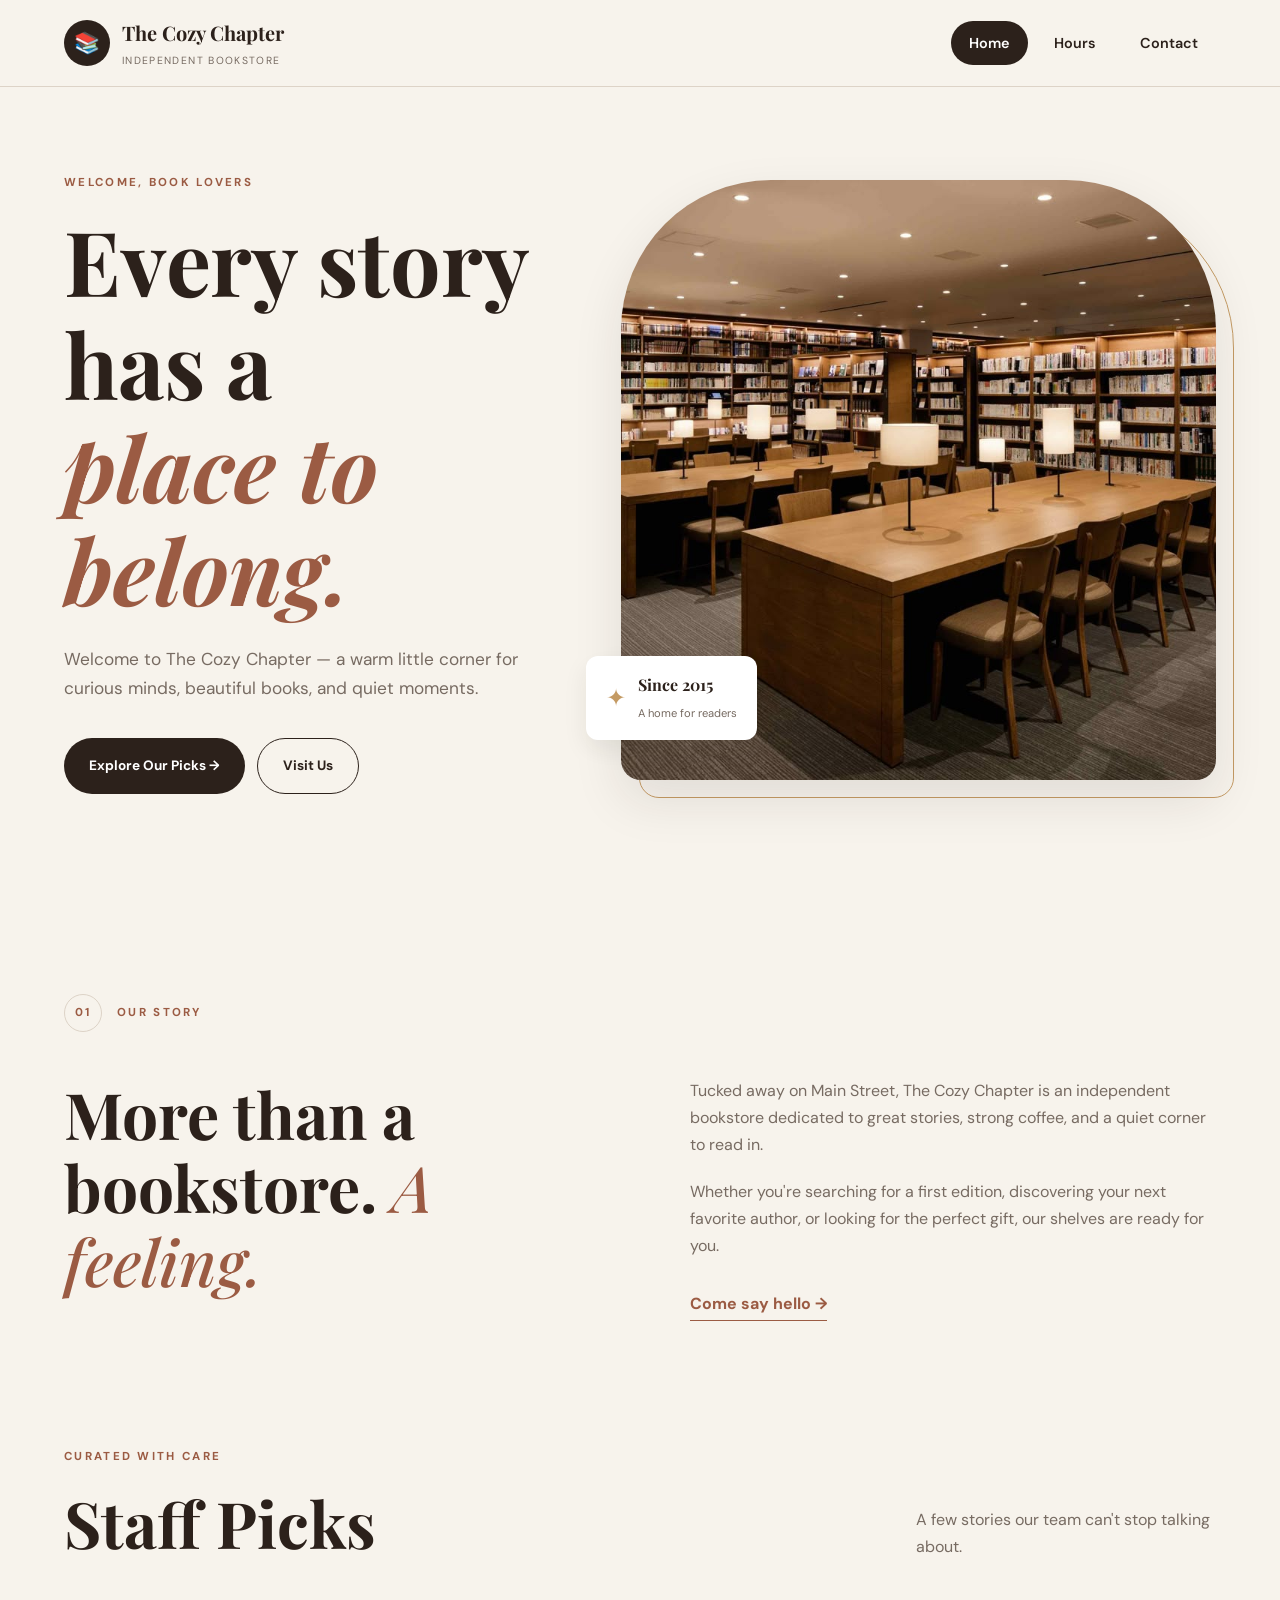
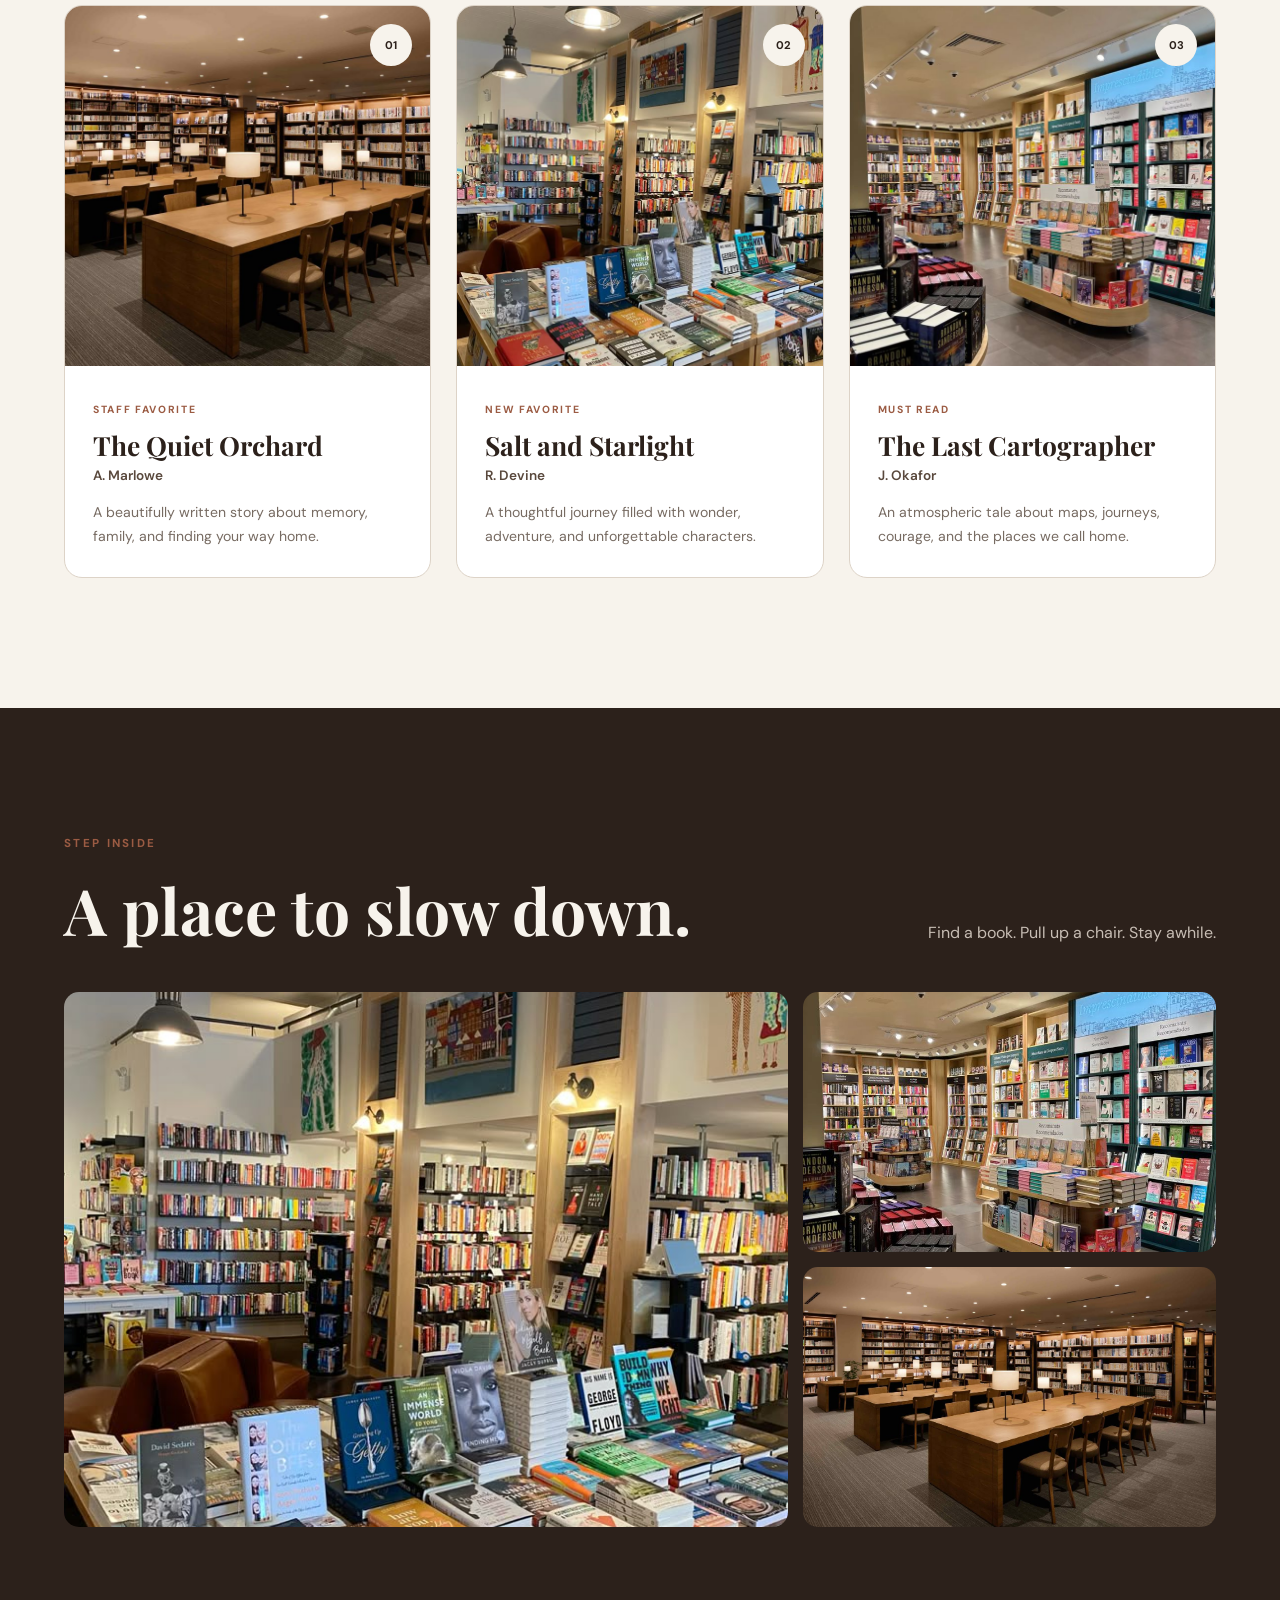
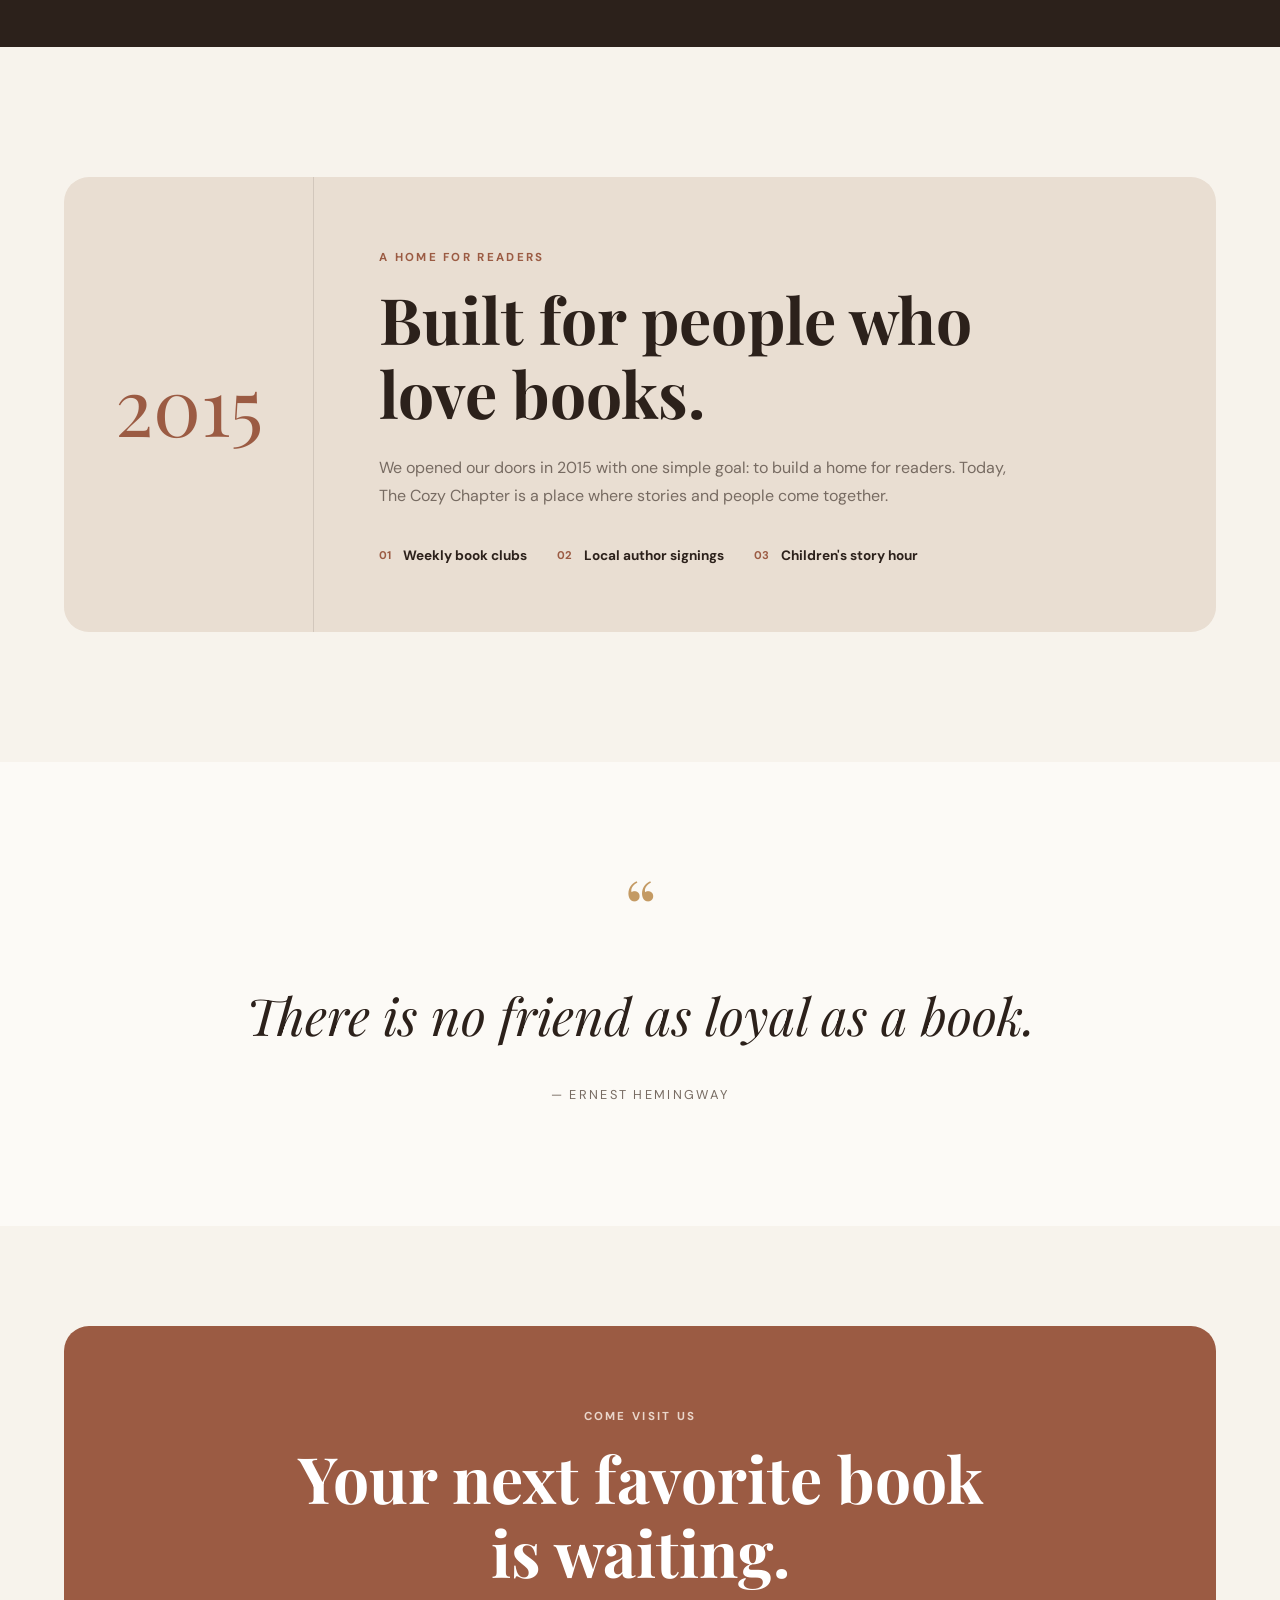
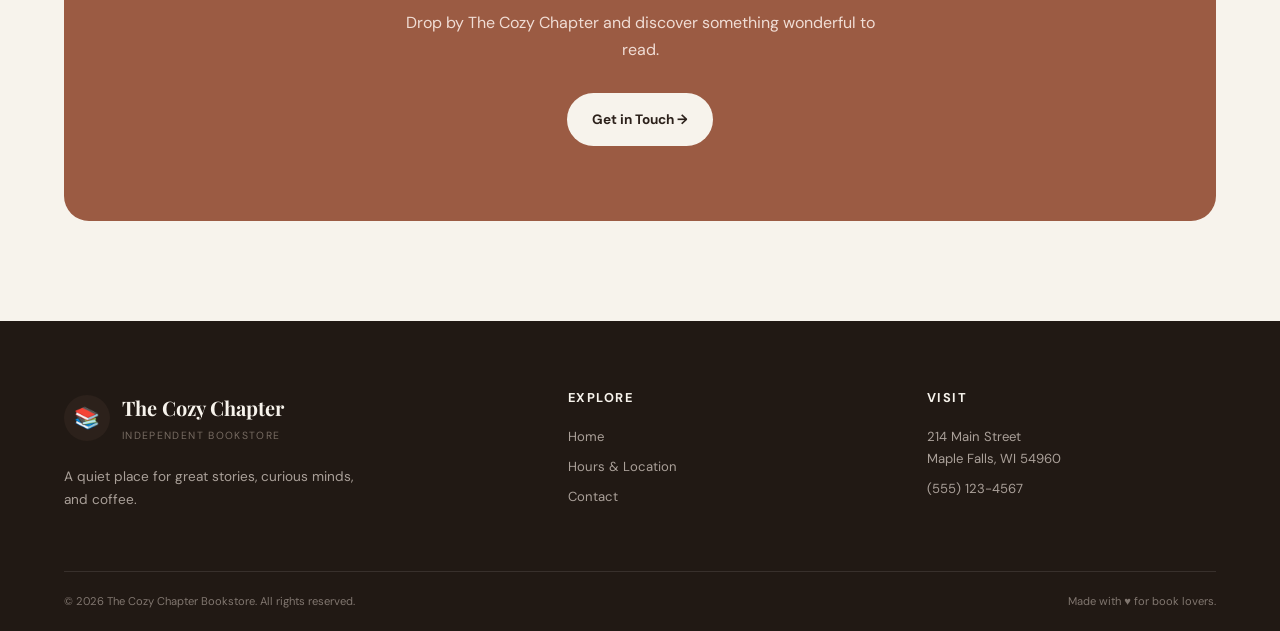
<file: BookWorld Task/index.html>
<!DOCTYPE html>
<html lang="en">

<head>
    <meta charset="UTF-8">
    <meta name="viewport" content="width=device-width, initial-scale=1.0">

    <meta name="author" content="The Cozy Chapter">
    <meta name="description" content="The Cozy Chapter - A warm and welcoming independent bookstore.">

    <title>The Cozy Chapter | Home</title>

    <link rel="stylesheet" href="styles.css">
</head>

<body>
    <header class="site-header">
        <div class="nav-container">
            <a href="index.html" class="logo">
                <span class="logo-icon">📚</span>
                <span>
                    <strong>The Cozy Chapter</strong>
                    <small>Independent Bookstore</small>
                </span>
            </a>
            <nav class="navigation" aria-label="Main Navigation">
                <a href="index.html" class="active">Home</a>
                <a href="hours.html">Hours</a>
                <a href="contact.html">Contact</a>
            </nav>
        </div>
    </header>
    <main>
             <section class="hero">
            <div class="hero-content">
                <span class="eyebrow">WELCOME, BOOK LOVERS</span>
                <h1>
                    Every story has a
                    <span>place to belong.</span>
                </h1>
                <p>
                    Welcome to The Cozy Chapter — a warm little corner
                    for curious minds, beautiful books, and quiet moments.
                </p>
                <div class="hero-buttons">
                    <a href="#featured" class="btn btn-primary">
                        Explore Our Picks →
                    </a>
                    <a href="hours.html" class="btn btn-outline">
                        Visit Us
                    </a>
                </div>
            </div>
            <div class="hero-image">
                <img src="book1.jpg"
                     alt="Warm and elegant bookstore interior">
                <div class="hero-badge">
                    <span>✦</span>
                    <div>
                        <strong>Since 2015</strong>
                        <small>A home for readers</small>
                    </div>
                </div>
            </div>
        </section>
                <section class="intro section-container">
            <div class="section-label">
                <span>01</span>
                <span>OUR STORY</span>
            </div>
            <div class="intro-content">
                <div>
                    <h2>
                        More than a bookstore.
                        <em>A feeling.</em>
                    </h2>
                </div>
                <div>
                    <p>
                        Tucked away on Main Street, The Cozy Chapter is an
                        independent bookstore dedicated to great stories,
                        strong coffee, and a quiet corner to read in.
                    </p>
                    <p>
                        Whether you're searching for a first edition,
                        discovering your next favorite author, or looking
                        for the perfect gift, our shelves are ready for you.
                    </p>
                    <a href="contact.html" class="text-link">
                        Come say hello →
                    </a>
                </div>
            </div>
        </section>
               <section id="featured" class="featured section-container">
            <div class="section-heading">
                <div>
                    <span class="eyebrow">CURATED WITH CARE</span>

                    <h2>Staff Picks</h2>
                </div>
                <p>
                    A few stories our team can't stop talking about.
                </p>
            </div>
            <div class="book-grid">
             <article class="book-card">
                    <div class="book-image">
                        <img src="book1.jpg"
                             alt="Featured book selection in bookstore">
                        <span class="book-number">01</span>
                    </div>
                    <div class="book-info">
                        <span class="book-category">
                            STAFF FAVORITE
                        </span>
                        <h3>The Quiet Orchard</h3>
                        <p class="author">
                            A. Marlowe
                        </p>
                        <p>
                            A beautifully written story about memory,
                            family, and finding your way home.
                        </p>
                    </div>
                </article>
                <article class="book-card">
                    <div class="book-image">
                        <img src="book2.jpg"
                             alt="Beautiful bookstore shelves">
                        <span class="book-number">02</span>
                    </div>
                    <div class="book-info">
                        <span class="book-category">
                            NEW FAVORITE
                        </span>
                      <h3>Salt and Starlight</h3>
                        <p class="author">
                            R. Devine
                        </p>
                        <p>
                            A thoughtful journey filled with wonder,
                            adventure, and unforgettable characters.
                        </p>
                    </div>
                </article>
                <article class="book-card">
                    <div class="book-image">
                        <img src="book3.jpg"
                             alt="Modern bookstore interior">
                        <span class="book-number">03</span>
                    </div>
                    <div class="book-info">
                        <span class="book-category">
                            MUST READ
                        </span>
                        <h3>The Last Cartographer</h3>
                        <p class="author">
                            J. Okafor
                        </p>
                        <p>
                            An atmospheric tale about maps, journeys,
                            courage, and the places we call home.
                        </p>
                    </div>
                </article>
            </div>
        </section>
       <section class="gallery-section">
            <div class="section-container">
                <div class="section-heading gallery-heading">
                    <div>
                        <span class="eyebrow">STEP INSIDE</span>
                        <h2>A place to slow down.</h2>
                   </div>
                    <p>
                        Find a book. Pull up a chair. Stay awhile.
                    </p>
                </div>
                <div class="gallery">
                    <div class="gallery-large">
                        <img src="book2.jpg"
                             alt="Cozy bookstore filled with books">
                    </div>
                    <div class="gallery-small">
                        <img src="book3.jpg"
                             alt="Bookstore shelves and reading area">
                    </div>
                    <div class="gallery-small">
                        <img src="book1.jpg"
                             alt="Warm bookstore reading tables">
                    </div>
                </div>
            </div>
        </section>
       <section class="about section-container">
            <div class="about-card">
                <div class="about-number">
                    2015
                </div>
                <div class="about-content">
                    <span class="eyebrow">A HOME FOR READERS</span>
                    <h2>
                        Built for people
                        who love books.
                    </h2>
                    <p>
                        We opened our doors in 2015 with one simple goal:
                        to build a home for readers. Today, The Cozy Chapter
                        is a place where stories and people come together.
                    </p>
                    <div class="activities">
                        <div class="activity">
                            <span>01</span>
                            <strong>Weekly book clubs</strong>
                        </div>
                        <div class="activity">
                            <span>02</span>
                            <strong>Local author signings</strong>
                        </div>
                        <div class="activity">
                            <span>03</span>
                            <strong>Children's story hour</strong>
                        </div>
                    </div>
                </div>
            </div>
        </section>
        <section class="quote-section">
            <div class="quote-container">
                <span class="quote-mark">“</span>
                <blockquote>
                    There is no friend as loyal as a book.
                </blockquote>
                <p>— Ernest Hemingway</p>
            </div>
        </section>
        <section class="cta section-container">
            <div class="cta-content">
                <span class="eyebrow">COME VISIT US</span>
                <h2>
                    Your next favorite
                    book is waiting.
                </h2>
                <p>
                    Drop by The Cozy Chapter and discover something
                    wonderful to read.
                </p>
                <a href="contact.html" class="btn btn-light">
                    Get in Touch →
                </a>
            </div>
        </section>
    </main>
    <footer class="footer">
        <div class="footer-container">
            <div class="footer-brand">
                <a href="index.html" class="logo footer-logo">
                    <span class="logo-icon">📚</span>
                    <span>
                        <strong>The Cozy Chapter</strong>
                        <small>Independent Bookstore</small>
                    </span>
                </a>
                <p>
                   A quiet place for great stories,
                  curious minds, and coffee.
                </p>
            </div>
            <div class="footer-links">
                <h4>Explore</h4>
                <a href="index.html">Home</a>
                <a href="hours.html">Hours & Location</a>
                <a href="contact.html">Contact</a>
            </div>
            <div class="footer-links">
                <h4>Visit</h4>
                <p>
                    214 Main Street<br>
                    Maple Falls, WI 54960
                </p>
                <a href="tel:+15551234567">
                    (555) 123-4567
                </a>
            </div>
        </div>
        <div class="footer-bottom">
            <p>
                © 2026 The Cozy Chapter Bookstore.
                All rights reserved.
            </p>
            <p>
                Made with ♥ for book lovers.
            </p>
        </div>
    </footer>
</body>
</html>
</file>
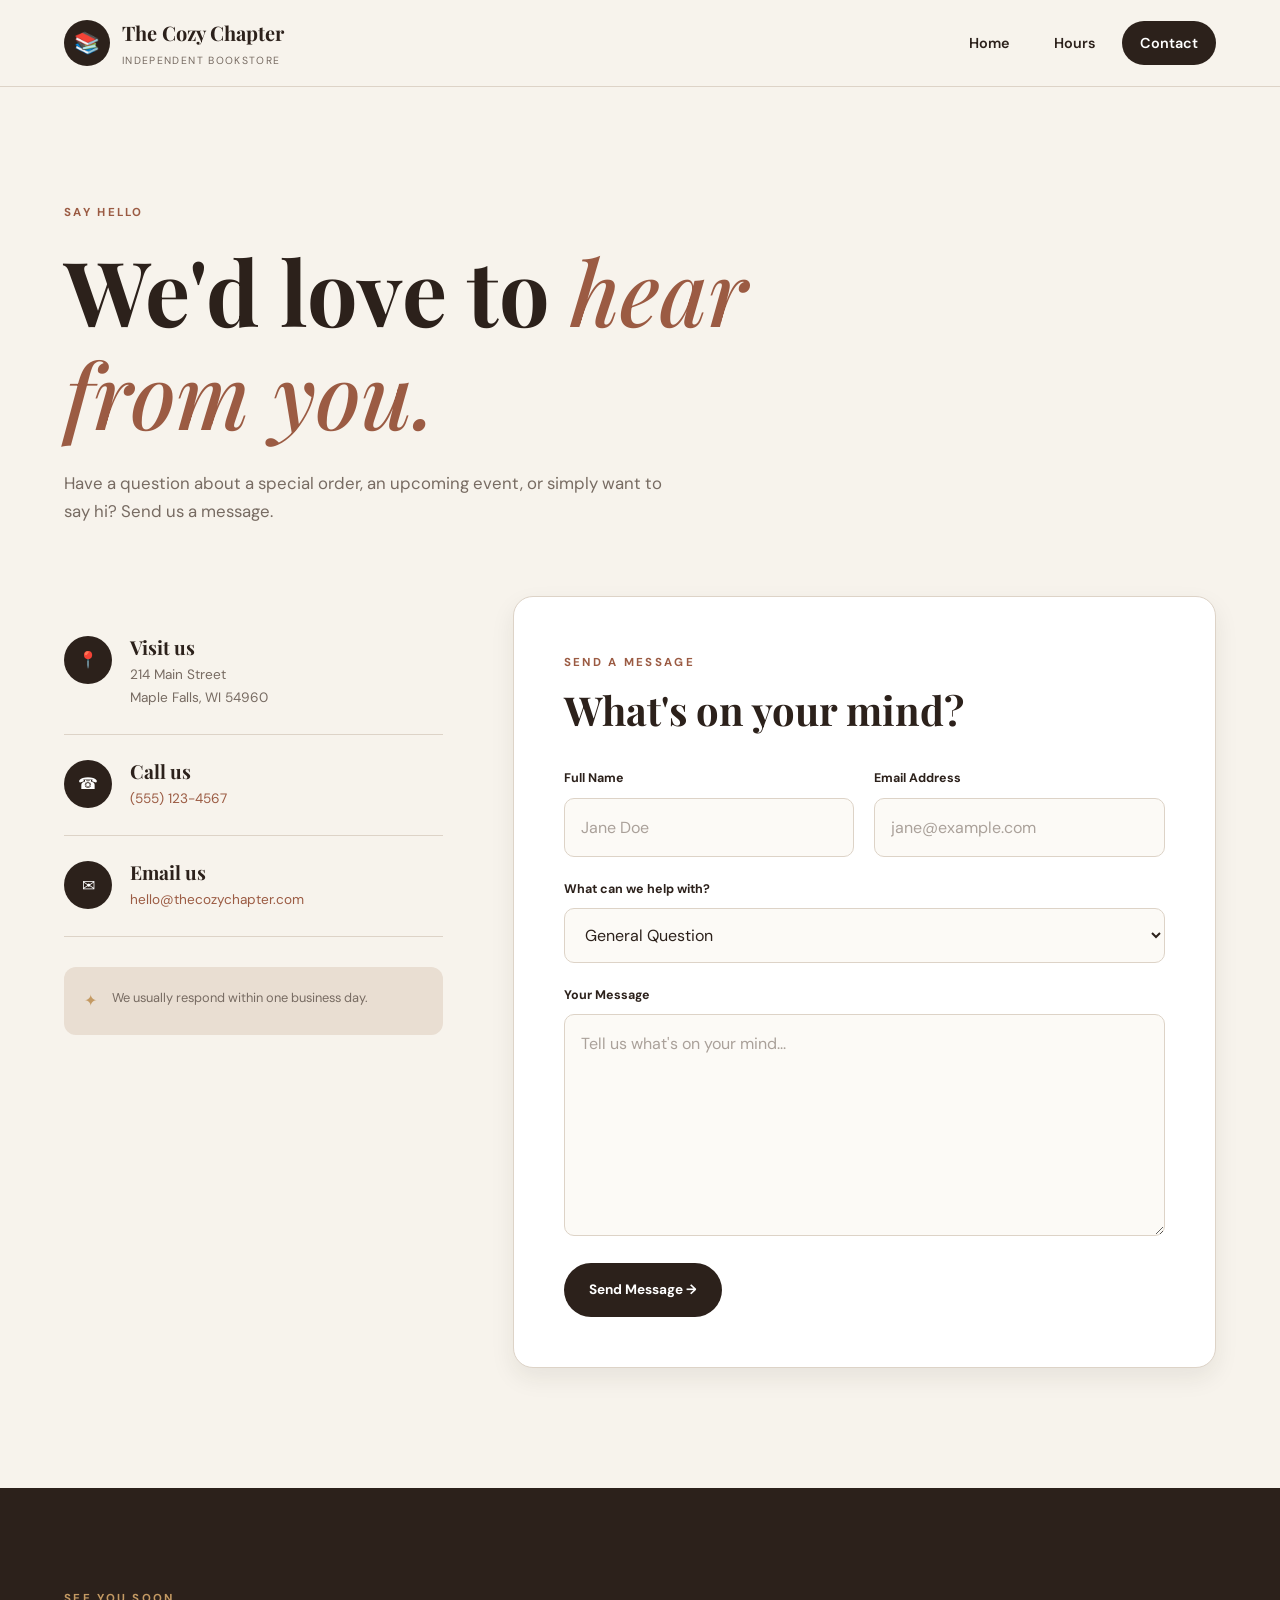
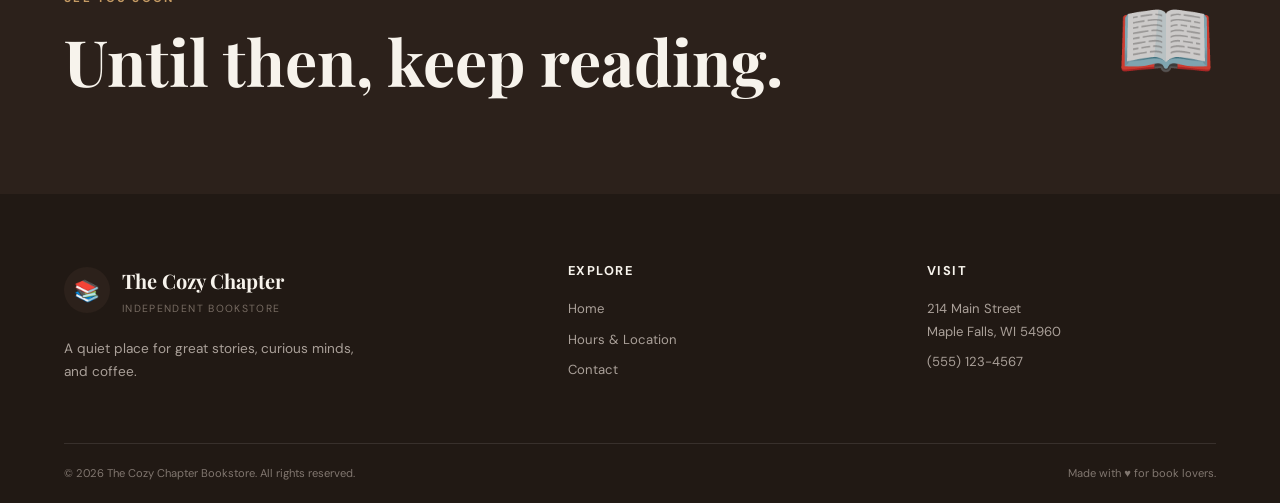
<file: BookWorld Task/contact.html>
<!DOCTYPE html>
<html lang="en">

<head>

    <meta charset="UTF-8">

    <meta name="viewport"
          content="width=device-width, initial-scale=1.0">

    <meta name="author"
          content="The Cozy Chapter">

    <meta name="description"
          content="Contact The Cozy Chapter bookstore.">

    <title>The Cozy Chapter | Contact</title>

    <link rel="stylesheet" href="styles.css">

</head>


<body>


    <!-- ================= HEADER ================= -->

    <header class="site-header">

        <div class="nav-container">

            <a href="index.html" class="logo">

                <span class="logo-icon">
                    📚
                </span>

                <span>

                    <strong>
                        The Cozy Chapter
                    </strong>

                    <small>
                        Independent Bookstore
                    </small>

                </span>

            </a>


            <nav class="navigation">

                <a href="index.html">
                    Home
                </a>

                <a href="hours.html">
                    Hours
                </a>

                <a href="contact.html"
                   class="active">

                    Contact

                </a>

            </nav>

        </div>

    </header>



    <!-- ================= CONTACT ================= -->

    <main>

        <section class="contact-page section-container">


            <div class="contact-heading">

                <span class="eyebrow">
                    SAY HELLO
                </span>

                <h1>
                    We'd love to
                    <em>hear from you.</em>
                </h1>

                <p>
                    Have a question about a special order,
                    an upcoming event, or simply want to say hi?
                    Send us a message.
                </p>

            </div>



            <div class="contact-layout">


                <!-- CONTACT INFORMATION -->

                <aside class="contact-info">


                    <div class="contact-info-item">

                        <span class="contact-icon">
                            📍
                        </span>

                        <div>

                            <h3>
                                Visit us
                            </h3>

                            <p>
                                214 Main Street<br>
                                Maple Falls, WI 54960
                            </p>

                        </div>

                    </div>



                    <div class="contact-info-item">

                        <span class="contact-icon">
                            ☎
                        </span>

                        <div>

                            <h3>
                                Call us
                            </h3>

                            <p>

                                <a href="tel:+15551234567">
                                    (555) 123-4567
                                </a>

                            </p>

                        </div>

                    </div>



                    <div class="contact-info-item">

                        <span class="contact-icon">
                            ✉
                        </span>

                        <div>

                            <h3>
                                Email us
                            </h3>

                            <p>

                                <a href="mailto:hello@thecozychapter.com">
                                    hello@thecozychapter.com
                                </a>

                            </p>

                        </div>

                    </div>



                    <div class="contact-note">

                        <span>
                            ✦
                        </span>

                        <p>
                            We usually respond within
                            one business day.
                        </p>

                    </div>


                </aside>



                <!-- CONTACT FORM -->

                <div class="contact-form-card">


                    <div class="form-header">

                        <span class="eyebrow">
                            SEND A MESSAGE
                        </span>

                        <h2>
                            What's on your mind?
                        </h2>

                    </div>


                    <form action="#"
                          method="post">


                        <div class="form-row">


                            <div class="form-group">

                                <label for="name">
                                    Full Name
                                </label>

                                <input
                                    type="text"
                                    id="name"
                                    name="name"
                                    placeholder="Jane Doe"
                                    required
                                >

                            </div>



                            <div class="form-group">

                                <label for="email">
                                    Email Address
                                </label>

                                <input
                                    type="email"
                                    id="email"
                                    name="email"
                                    placeholder="jane@example.com"
                                    required
                                >

                            </div>


                        </div>



                        <div class="form-group">

                            <label for="subject">
                                What can we help with?
                            </label>

                            <select
                                id="subject"
                                name="subject">

                                <option value="general">
                                    General Question
                                </option>

                                <option value="order">
                                    Special Order
                                </option>

                                <option value="event">
                                    Event Booking
                                </option>

                                <option value="other">
                                    Other
                                </option>

                            </select>

                        </div>



                        <div class="form-group">

                            <label for="message">
                                Your Message
                            </label>

                            <textarea
                                id="message"
                                name="message"
                                rows="7"
                                placeholder="Tell us what's on your mind..."
                                required></textarea>

                        </div>



                        <button
                            type="submit"
                            class="btn btn-primary form-submit">

                            Send Message →

                        </button>


                    </form>

                </div>

            </div>

        </section>



        <!-- ================= CONTACT CTA ================= -->

        <section class="contact-bottom">

            <div class="section-container">

                <div>

                    <span class="eyebrow">
                        SEE YOU SOON
                    </span>

                    <h2>
                        Until then,
                        keep reading.
                    </h2>

                </div>

                <div class="contact-bottom-icon">
                    📖
                </div>

            </div>

        </section>

    </main>



    <!-- ================= FOOTER ================= -->

    <footer class="footer">

        <div class="footer-container">

            <div class="footer-brand">

                <a href="index.html"
                   class="logo footer-logo">

                    <span class="logo-icon">
                        📚
                    </span>

                    <span>

                        <strong>
                            The Cozy Chapter
                        </strong>

                        <small>
                            Independent Bookstore
                        </small>

                    </span>

                </a>

                <p>
                    A quiet place for great stories,
                    curious minds, and coffee.
                </p>

            </div>


            <div class="footer-links">

                <h4>
                    Explore
                </h4>

                <a href="index.html">
                    Home
                </a>

                <a href="hours.html">
                    Hours & Location
                </a>

                <a href="contact.html">
                    Contact
                </a>

            </div>


            <div class="footer-links">

                <h4>
                    Visit
                </h4>

                <p>
                    214 Main Street<br>
                    Maple Falls, WI 54960
                </p>

                <a href="tel:+15551234567">
                    (555) 123-4567
                </a>

            </div>

        </div>


        <div class="footer-bottom">

            <p>
                © 2026 The Cozy Chapter Bookstore.
                All rights reserved.
            </p>

            <p>
                Made with ♥ for book lovers.
            </p>

        </div>

    </footer>


</body>

</html>
</file>
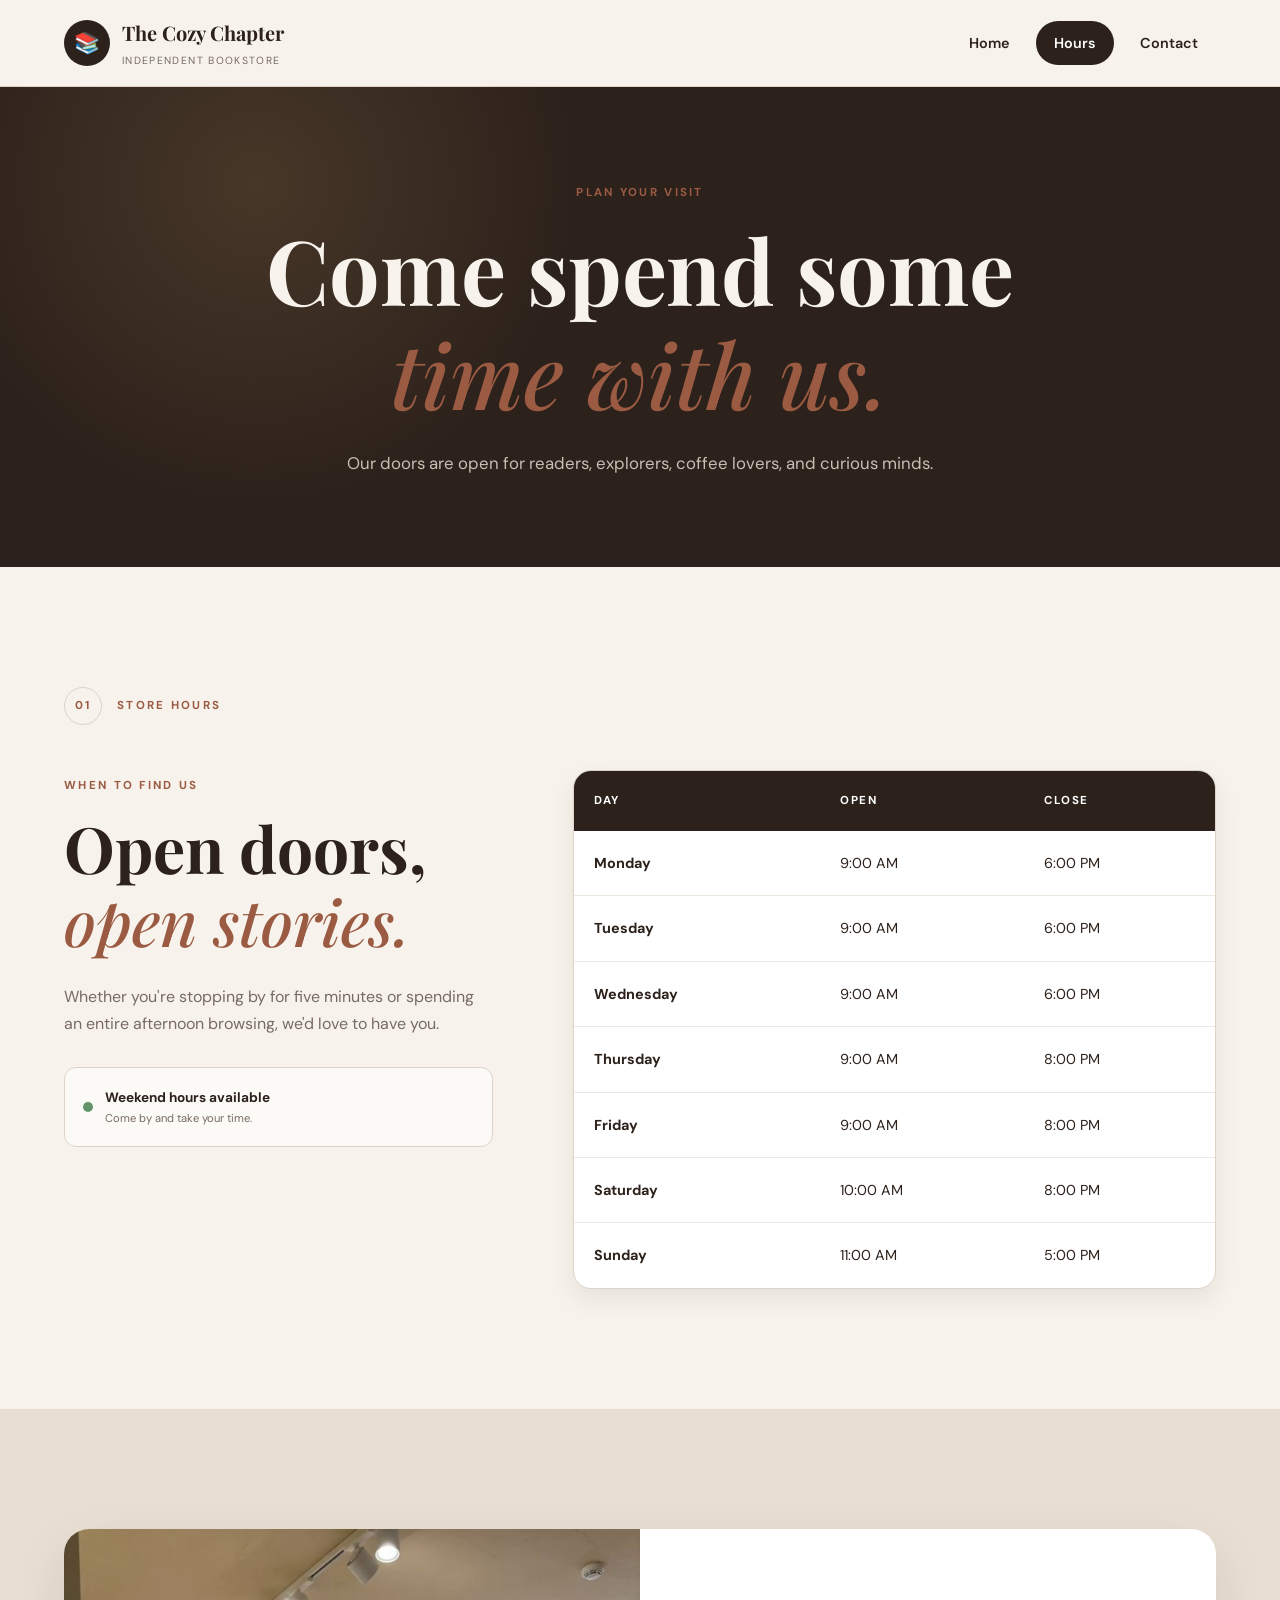
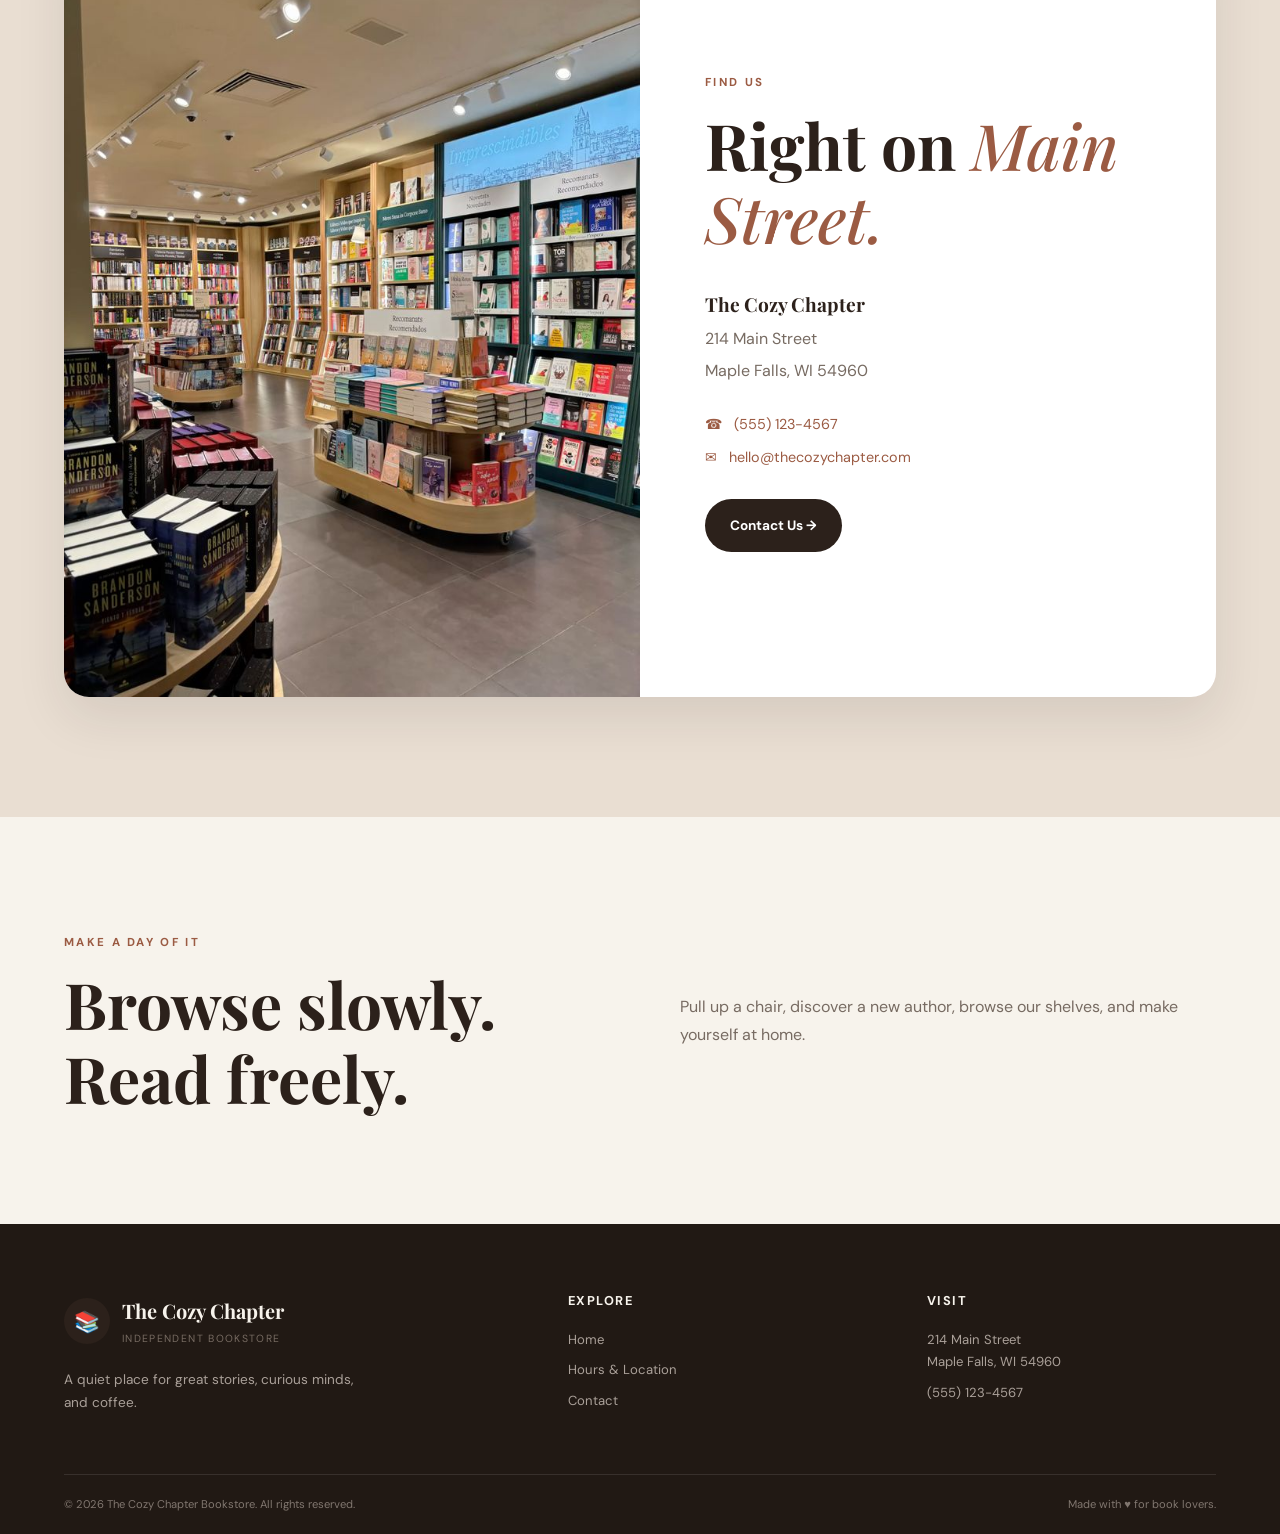
<file: BookWorld Task/hours.html>
<!DOCTYPE html>
<html lang="en">

<head>

    <meta charset="UTF-8">

    <meta name="viewport"
          content="width=device-width, initial-scale=1.0">

    <meta name="author"
          content="The Cozy Chapter">

    <meta name="description"
          content="Opening hours and location for The Cozy Chapter bookstore.">

    <title>The Cozy Chapter | Hours & Location</title>

    <link rel="stylesheet" href="styles.css">

</head>


<body>
    <header class="site-header">
        <div class="nav-container">
            <a href="index.html" class="logo">
                <span class="logo-icon">📚</span>
                <span>
                    <strong>The Cozy Chapter</strong>
                    <small>Independent Bookstore</small>
                </span>
            </a>
            <nav class="navigation">
                <a href="index.html">
                    Home
               </a>
                <a href="hours.html" class="active">
                    Hours
                </a>
                <a href="contact.html">
                    Contact
                </a>
            </nav>
        </div>
    </header>
    <main>
        <section class="page-hero">
                      <div class="page-hero-content">
                <span class="eyebrow">
                    PLAN YOUR VISIT
                </span>
                <h1>
                    Come spend some
                    <em>time with us.</em>
                </h1>
                <p>
                    Our doors are open for readers, explorers,
                    coffee lovers, and curious minds.
                </p>
            </div>
        </section>
              <section class="hours-section section-container">
            <div class="section-label">
                <span>01</span>
                <span>STORE HOURS</span>
            </div>
            <div class="hours-layout">
                <div class="hours-intro">
                    <span class="eyebrow">
                        WHEN TO FIND US
                    </span>
                    <h2>
                        Open doors,
                        <em>open stories.</em>
                    </h2>
                    <p>
                        Whether you're stopping by for five minutes
                        or spending an entire afternoon browsing,
                        we'd love to have you.
                    </p>
                    <div class="open-note">
                        <span class="status-dot"></span>
                        <div>
                            <strong>Weekend hours available</strong>
                            <small>
                                Come by and take your time.
                            </small>
                        </div>
                    </div>
                </div>
                <div class="hours-table-wrapper">
                    <table class="hours-table">
                        <thead>
                            <tr>
                                <th>
                                    Day
                                </th>
                                <th>
                                    Open
                                </th>
                                <th>
                                    Close
                                </th>
                            </tr>
                        </thead>
                       <tbody>
                            <tr>
                                <td>Monday</td>
                                <td>9:00 AM</td>
                                <td>6:00 PM</td>
                            </tr>
                            <tr>
                                <td>Tuesday</td>
                                <td>9:00 AM</td>
                                <td>6:00 PM</td>
                            </tr>
                            <tr>
                                <td>Wednesday</td>
                                <td>9:00 AM</td>
                                <td>6:00 PM</td>
                            </tr>
                            <tr>
                                <td>Thursday</td>
                                <td>9:00 AM</td>
                                <td>8:00 PM</td>
                            </tr>
                            <tr>
                                <td>Friday</td>
                                <td>9:00 AM</td>
                                <td>8:00 PM</td>
                            </tr>
                            <tr>
                                <td>Saturday</td>
                                <td>10:00 AM</td>
                                <td>8:00 PM</td>
                            </tr>
                            <tr>
                                <td>Sunday</td>
                                <td>11:00 AM</td>
                                <td>5:00 PM</td>
                            </tr>
                        </tbody>
                    </table>
                </div>
            </div>
        </section>
        <section class="location-section">
            <div class="section-container">
                <div class="location-card">
                    <div class="location-image">
                        <img src="book3.jpg"
                             alt="Interior of The Cozy Chapter bookstore">
                    </div>
                   <div class="location-info">
                        <span class="eyebrow">
                            FIND US
                        </span>
                        <h2>
                            Right on
                            <em>Main Street.</em>
                        </h2>
                        <address>
                            <strong>
                                The Cozy Chapter
                            </strong>
                            214 Main Street<br>
                            Maple Falls, WI 54960
                        </address>
                       <div class="contact-details">
                            <a href="tel:+15551234567">
                                ☎ &nbsp; (555) 123-4567
                            </a>
                            <a href="mailto:hello@thecozychapter.com">
                                ✉ &nbsp; hello@thecozychapter.com
                            </a>
                        </div>
                       <a href="contact.html"
                           class="btn btn-primary">
                            Contact Us →
                        </a>
                    </div>
                </div>
           </div>
        </section>
        <section class="visit-section section-container">
            <div class="visit-box">
               <div>
                    <span class="eyebrow">
                        MAKE A DAY OF IT
                    </span>
                    <h2>
                        Browse slowly.
                        Read freely.
                    </h2>
                </div>
                <p>
                    Pull up a chair, discover a new author,
                    browse our shelves, and make yourself at home.
                </p>
            </div>
        </section>
    </main>
    <footer class="footer">
        <div class="footer-container">
            <div class="footer-brand">
                <a href="index.html"
                   class="logo footer-logo">
                    <span class="logo-icon">
                        📚
                    </span>
                    <span>
                        <strong>
                            The Cozy Chapter
                        </strong>
                        <small>
                            Independent Bookstore
                        </small>
                    </span>
                </a>
                <p>
                    A quiet place for great stories,
                    curious minds, and coffee.
                </p>
            </div>
            <div class="footer-links">
                <h4>Explore</h4>
                <a href="index.html">
                    Home
                </a>
                <a href="hours.html">
                    Hours & Location
                </a>
                <a href="contact.html">
                    Contact
                </a>
            </div>
            <div class="footer-links">
                <h4>Visit</h4>
                <p>
                    214 Main Street<br>
                    Maple Falls, WI 54960
                </p>
                <a href="tel:+15551234567">
                    (555) 123-4567
               </a>
            </div>
        </div>
        <div class="footer-bottom">
            <p>
                © 2026 The Cozy Chapter Bookstore.
                All rights reserved.
            </p>
            <p>
                Made with ♥ for book lovers.
            </p>
        </div>
    </footer>
</body>
</html>
</file>
<file: BookWorld Task/styles.css>
@import url('https://fonts.googleapis.com/css2?family=DM+Sans:wght@400;500;600;700&family=Playfair+Display:ital,wght@0,500;0,600;0,700;1,500;1,600&display=swap');
:root {

    --cream: #f7f3ec;
    --cream-light: #fcfaf6;
    --brown: #2c211b;
    --brown-light: #59483c;
    --terracotta: #9b5b43;
    --terracotta-dark: #7e4532;
    --gold: #c49a63;
    --white: #ffffff;
    --border: #ddd3c7;
    --muted: #776b62;

    --shadow:
        0 20px 50px rgba(44, 33, 27, 0.10);

    --shadow-small:
        0 10px 25px rgba(44, 33, 27, 0.08);

    --radius: 18px;

}

* {
    margin: 0;
    padding: 0;
    box-sizing: border-box;
}


html {
    scroll-behavior: smooth;
}


body {

    font-family: 'DM Sans', sans-serif;

    background: var(--cream);

    color: var(--brown);

    line-height: 1.7;

    overflow-x: hidden;

}


img {
    display: block;
    width: 100%;
}


a {
    color: inherit;
    text-decoration: none;
}


button,
input,
textarea,
select {
    font: inherit;
}

h1,
h2,
h3,
h4 {

    font-family: 'Playfair Display', Georgia, serif;

    line-height: 1.15;

}


h1 {
    font-size: clamp(3rem, 7vw, 6.8rem);
}


h2 {
    font-size: clamp(2.3rem, 5vw, 4.5rem);
}


h3 {
    font-size: 1.65rem;
}


p {
    color: var(--muted);
}
.section-container {

    width: min(1180px, 90%);

    margin: 0 auto;

}


.eyebrow {

    display: inline-block;

    color: var(--terracotta);

    font-size: 0.72rem;

    font-weight: 700;

    letter-spacing: 0.2em;

    text-transform: uppercase;

    margin-bottom: 15px;

}


.section-label {

    display: flex;

    align-items: center;

    gap: 15px;

    color: var(--terracotta);

    font-size: 0.72rem;

    font-weight: 700;

    letter-spacing: 0.2em;

    text-transform: uppercase;

    margin-bottom: 45px;

}


.section-label span:first-child {

    width: 38px;

    height: 38px;

    display: grid;

    place-items: center;

    border: 1px solid var(--border);

    border-radius: 50%;

}


em {

    color: var(--terracotta);

    font-weight: 500;

}
.site-header {

    position: relative;

    z-index: 100;

    background: rgba(247, 243, 236, 0.96);

    border-bottom: 1px solid var(--border);

    backdrop-filter: blur(12px);

}


.nav-container {

    width: min(1180px, 90%);

    min-height: 86px;

    margin: auto;

    display: flex;

    align-items: center;

    justify-content: space-between;

    gap: 30px;

}


.logo {

    display: flex;

    align-items: center;

    gap: 12px;

}


.logo-icon {

    width: 46px;

    height: 46px;

    display: grid;

    place-items: center;

    background: var(--brown);

    color: var(--white);

    border-radius: 50%;

    font-size: 1.3rem;

}


.logo strong {

    display: block;

    font-family: 'Playfair Display', serif;

    font-size: 1.25rem;

}


.logo small {

    display: block;

    margin-top: 2px;

    color: var(--muted);

    font-size: 0.65rem;

    letter-spacing: 0.13em;

    text-transform: uppercase;

}


.navigation {

    display: flex;

    align-items: center;

    gap: 8px;

}


.navigation a {

    position: relative;

    padding: 10px 18px;

    border-radius: 30px;

    font-size: 0.9rem;

    font-weight: 600;

    transition: 0.3s ease;

}


.navigation a:hover {

    background: #ebe3d9;

}


.navigation a.active {

    background: var(--brown);

    color: var(--white);

}
.btn {

    display: inline-flex;

    align-items: center;

    justify-content: center;

    gap: 10px;

    padding: 15px 25px;

    border-radius: 50px;

    font-size: 0.85rem;

    font-weight: 700;

    transition: all 0.3s ease;

    cursor: pointer;

    border: none;

}


.btn-primary {

    background: var(--brown);

    color: var(--white);

}


.btn-primary:hover {

    background: var(--terracotta);

    transform: translateY(-3px);

    box-shadow: var(--shadow-small);

}


.btn-outline {

    border: 1px solid var(--brown);

    color: var(--brown);

}


.btn-outline:hover {

    background: var(--brown);

    color: var(--white);

}


.btn-light {

    background: var(--cream);

    color: var(--brown);

}


.btn-light:hover {

    transform: translateY(-3px);

    background: var(--white);

}
.hero {

    width: min(1180px, 90%);

    min-height: 720px;

    margin: 0 auto;

    padding: 80px 0;

    display: grid;

    grid-template-columns: 0.9fr 1.1fr;

    align-items: center;

    gap: 70px;

}


.hero-content {

    animation: fadeUp 0.8s ease both;

}


.hero-content h1 {

    margin-bottom: 25px;

}


.hero-content h1 span {

    display: block;

    color: var(--terracotta);

    font-style: italic;

}


.hero-content > p {

    max-width: 500px;

    margin-bottom: 35px;

    font-size: 1.08rem;

}


.hero-buttons {

    display: flex;

    flex-wrap: wrap;

    gap: 12px;

}


.hero-image {

    position: relative;

    animation: fadeIn 1s ease both;

}


.hero-image img {

    height: 600px;

    object-fit: cover;

    border-radius: 150px 150px 20px 20px;

    box-shadow: var(--shadow);

}


.hero-image::after {

    content: '';

    position: absolute;

    inset: 18px -18px -18px 18px;

    border: 1px solid var(--gold);

    border-radius: 150px 150px 20px 20px;

    z-index: -1;

}


.hero-badge {

    position: absolute;

    left: -35px;

    bottom: 40px;

    display: flex;

    align-items: center;

    gap: 12px;

    padding: 15px 20px;

    background: var(--white);

    border-radius: 12px;

    box-shadow: var(--shadow-small);

}


.hero-badge > span {

    color: var(--gold);

    font-size: 1.5rem;

}


.hero-badge strong {

    display: block;

    font-family: 'Playfair Display', serif;

}


.hero-badge small {

    color: var(--muted);

    font-size: 0.7rem;

}
.intro {

    padding: 120px 0;

}


.intro-content {

    display: grid;

    grid-template-columns: 1fr 1fr;

    gap: 100px;

}


.intro-content h2 {

    max-width: 520px;

}


.intro-content p {

    margin-bottom: 20px;

    max-width: 530px;

}


.text-link {

    display: inline-block;

    margin-top: 10px;

    color: var(--terracotta);

    font-weight: 700;

    border-bottom: 1px solid var(--terracotta);

    padding-bottom: 3px;

}
.featured {

    padding-bottom: 130px;

}


.section-heading {

    display: flex;

    justify-content: space-between;

    align-items: end;

    gap: 40px;

    margin-bottom: 45px;

}


.section-heading h2 {

    margin-top: 5px;

}


.section-heading > p {

    max-width: 300px;

}


.book-grid {

    display: grid;

    grid-template-columns: repeat(3, 1fr);

    gap: 25px;

}


.book-card {

    background: var(--white);

    border: 1px solid var(--border);

    border-radius: var(--radius);

    overflow: hidden;

    transition: 0.35s ease;

}


.book-card:hover {

    transform: translateY(-10px);

    box-shadow: var(--shadow);

}


.book-image {

    height: 360px;

    position: relative;

    overflow: hidden;

}


.book-image img {

    height: 100%;

    object-fit: cover;

    transition: transform 0.5s ease;

}


.book-card:hover .book-image img {

    transform: scale(1.05);

}


.book-number {

    position: absolute;

    top: 18px;

    right: 18px;

    width: 42px;

    height: 42px;

    display: grid;

    place-items: center;

    background: var(--cream);

    border-radius: 50%;

    font-size: 0.7rem;

    font-weight: 700;

}


.book-info {

    padding: 28px;

}


.book-category {

    color: var(--terracotta);

    font-size: 0.65rem;

    font-weight: 700;

    letter-spacing: 0.16em;

}


.book-info h3 {

    margin: 9px 0 3px;

}


.author {

    color: var(--brown-light);

    font-size: 0.85rem;

    font-weight: 600;

    margin-bottom: 14px;

}


.book-info > p:last-child {

    font-size: 0.88rem;

}
.gallery-section {

    padding: 120px 0;

    background: var(--brown);

    color: var(--cream);

}


.gallery-section p {

    color: #c7bdb4;

}


.gallery-heading h2 {

    color: var(--cream);

}


.gallery {

    display: grid;

    grid-template-columns: 1.4fr 0.8fr;

    grid-template-rows: 260px 260px;

    gap: 15px;

}


.gallery-large {

    grid-row: 1 / 3;

}


.gallery div {

    overflow: hidden;

    border-radius: 15px;

}


.gallery img {

    width: 100%;

    height: 100%;

    object-fit: cover;

    transition: transform 0.6s ease;

}


.gallery div:hover img {

    transform: scale(1.05);

}
.about {

    padding: 130px 0;

}


.about-card {

    display: grid;

    grid-template-columns: 250px 1fr;

    overflow: hidden;

    background: #e9ded2;

    border-radius: 25px;

}


.about-number {

    display: flex;

    align-items: center;

    justify-content: center;

    font-family: 'Playfair Display', serif;

    font-size: 5rem;

    color: var(--terracotta);

    border-right: 1px solid rgba(44, 33, 27, 0.12);

}


.about-content {

    padding: 65px;

}


.about-content h2 {

    max-width: 600px;

    margin-bottom: 25px;

}


.about-content > p {

    max-width: 650px;

    margin-bottom: 35px;

}


.activities {

    display: flex;

    flex-wrap: wrap;

    gap: 30px;

}


.activity {

    display: flex;

    align-items: center;

    gap: 12px;

}


.activity span {

    color: var(--terracotta);

    font-size: 0.7rem;

    font-weight: 700;

}


.activity strong {

    font-size: 0.85rem;

}
.quote-section {

    padding: 120px 20px;

    background: var(--cream-light);

    text-align: center;

}


.quote-container {

    max-width: 850px;

    margin: auto;

}


.quote-mark {

    color: var(--gold);

    font-family: 'Playfair Display', serif;

    font-size: 5rem;

    line-height: 0.6;

}


blockquote {

    font-family: 'Playfair Display', serif;

    font-size: clamp(2rem, 4vw, 3.5rem);

    font-style: italic;

    margin: 25px 0;

}


.quote-container p {

    font-size: 0.8rem;

    text-transform: uppercase;

    letter-spacing: 0.18em;

}
.cta {

    padding: 100px 0;

}


.cta-content {

    padding: 75px;

    background: var(--terracotta);

    color: var(--white);

    border-radius: 25px;

    text-align: center;

}


.cta-content .eyebrow {

    color: #ead6cb;

}


.cta-content h2 {

    max-width: 700px;

    margin: auto auto 20px;

}


.cta-content p {

    color: #f0ddd5;

    max-width: 500px;

    margin: 0 auto 30px;

}
.page-hero {

    min-height: 480px;

    display: grid;

    place-items: center;

    text-align: center;

    padding: 80px 20px;

    background:
        radial-gradient(
            circle at 20% 20%,
            rgba(196, 154, 99, 0.18),
            transparent 30%
        ),
        var(--brown);

    color: var(--cream);

}


.page-hero-content {

    max-width: 850px;

}


.page-hero h1 {

    margin-bottom: 25px;

}


.page-hero p {

    max-width: 600px;

    margin: auto;

    color: #c9beb5;

    font-size: 1.05rem;

}
.hours-section {

    padding: 120px 0;

}


.hours-layout {

    display: grid;

    grid-template-columns: 0.8fr 1.2fr;

    gap: 80px;

    align-items: start;

}


.hours-intro h2 {

    margin-bottom: 25px;

}


.hours-intro > p {

    max-width: 430px;

}


.open-note {

    display: flex;

    align-items: center;

    gap: 12px;

    margin-top: 30px;

    padding: 18px;

    background: var(--cream-light);

    border: 1px solid var(--border);

    border-radius: 12px;

}


.status-dot {

    width: 10px;

    height: 10px;

    background: #65936b;

    border-radius: 50%;

}


.open-note strong {

    display: block;

    font-size: 0.85rem;

}


.open-note small {

    display: block;

    color: var(--muted);

    font-size: 0.7rem;

}


.hours-table-wrapper {

    background: var(--white);

    border: 1px solid var(--border);

    border-radius: 18px;

    overflow: hidden;

    box-shadow: var(--shadow-small);

}


.hours-table {

    width: 100%;

    border-collapse: collapse;

}


.hours-table th {

    padding: 20px;

    background: var(--brown);

    color: var(--white);

    text-align: left;

    font-size: 0.72rem;

    text-transform: uppercase;

    letter-spacing: 0.15em;

}


.hours-table td {

    padding: 20px;

    border-bottom: 1px solid #eee8e1;

    font-size: 0.9rem;

}


.hours-table tr:last-child td {

    border-bottom: none;

}


.hours-table tbody tr:hover {

    background: var(--cream-light);

}


.hours-table td:first-child {

    font-weight: 700;

}
.location-section {

    padding: 120px 0;

    background: #e9ded2;

}


.location-card {

    display: grid;

    grid-template-columns: 1fr 1fr;

    background: var(--white);

    border-radius: 25px;

    overflow: hidden;

    box-shadow: var(--shadow);

}


.location-image {

    min-height: 550px;

}


.location-image img {

    height: 100%;

    object-fit: cover;

}


.location-info {

    padding: 65px;

    display: flex;

    flex-direction: column;

    justify-content: center;

}


.location-info h2 {

    margin-bottom: 30px;

}


.location-info address {

    font-style: normal;

    color: var(--muted);

    line-height: 2;

    margin-bottom: 25px;

}


.location-info address strong {

    display: block;

    color: var(--brown);

    font-family: 'Playfair Display', serif;

    font-size: 1.2rem;

}


.contact-details {

    display: flex;

    flex-direction: column;

    gap: 8px;

    margin-bottom: 30px;

}


.contact-details a {

    color: var(--terracotta);

    font-size: 0.9rem;

}


.location-info .btn {

    align-self: flex-start;

}
.visit-section {

    padding: 110px 0;

}


.visit-box {

    display: grid;

    grid-template-columns: 1fr 1fr;

    gap: 80px;

    align-items: center;

}


.visit-box p {

    max-width: 500px;

}
.contact-page {

    padding: 110px 0 120px;

}


.contact-heading {

    max-width: 750px;

    margin-bottom: 70px;

}


.contact-heading h1 {

    margin-bottom: 25px;

}


.contact-heading p {

    max-width: 600px;

    font-size: 1.05rem;

}


.contact-layout {

    display: grid;

    grid-template-columns: 0.7fr 1.3fr;

    gap: 70px;

    align-items: start;

}


.contact-info {

    padding-top: 15px;

}


.contact-info-item {

    display: flex;

    gap: 18px;

    padding: 25px 0;

    border-bottom: 1px solid var(--border);

}


.contact-icon {

    width: 48px;

    height: 48px;

    flex-shrink: 0;

    display: grid;

    place-items: center;

    background: var(--brown);

    color: var(--white);

    border-radius: 50%;

}


.contact-info-item h3 {

    font-size: 1.2rem;

    margin-bottom: 5px;

}


.contact-info-item p {

    font-size: 0.85rem;

}


.contact-info-item a {

    color: var(--terracotta);

}


.contact-note {

    display: flex;

    gap: 15px;

    margin-top: 30px;

    padding: 20px;

    background: #e9ded2;

    border-radius: 12px;

}


.contact-note span {

    color: var(--gold);

}


.contact-note p {

    font-size: 0.8rem;

}


.contact-form-card {

    padding: 50px;

    background: var(--white);

    border: 1px solid var(--border);

    border-radius: 20px;

    box-shadow: var(--shadow-small);

}


.form-header {

    margin-bottom: 35px;

}


.form-header h2 {

    font-size: 2.5rem;

}


form {

    display: flex;

    flex-direction: column;

    gap: 22px;

}


.form-row {

    display: grid;

    grid-template-columns: 1fr 1fr;

    gap: 20px;

}


.form-group {

    display: flex;

    flex-direction: column;

    gap: 8px;

}


.form-group label {

    font-size: 0.78rem;

    font-weight: 700;

}


.form-group input,
.form-group textarea,
.form-group select {

    width: 100%;

    padding: 15px 16px;

    border: 1px solid var(--border);

    border-radius: 10px;

    background: var(--cream-light);

    color: var(--brown);

    outline: none;

    transition: 0.25s ease;

}


.form-group textarea {

    resize: vertical;

}


.form-group input:focus,
.form-group textarea:focus,
.form-group select:focus {

    border-color: var(--terracotta);

    background: var(--white);

    box-shadow:
        0 0 0 3px rgba(155, 91, 67, 0.1);

}


.form-group input::placeholder,
.form-group textarea::placeholder {

    color: #aaa19a;

}


.form-submit {

    align-self: flex-start;

    margin-top: 5px;

}
.contact-bottom {

    background: var(--brown);

    color: var(--cream);

    padding: 85px 0;

}


.contact-bottom .section-container {

    display: flex;

    justify-content: space-between;

    align-items: center;

}


.contact-bottom h2 {

    font-size: clamp(2.5rem, 5vw, 4rem);

}


.contact-bottom .eyebrow {

    color: var(--gold);

}


.contact-bottom-icon {

    font-size: 5rem;

    opacity: 0.8;

}
.footer {

    background: #211914;

    color: var(--cream);

    padding-top: 70px;

}


.footer-container {

    width: min(1180px, 90%);

    margin: auto;

    display: grid;

    grid-template-columns: 1.5fr 1fr 1fr;

    gap: 70px;

    padding-bottom: 60px;

}


.footer-logo strong {

    color: var(--cream);

}


.footer-brand > p {

    max-width: 300px;

    margin-top: 20px;

    color: #aaa099;

    font-size: 0.85rem;

}


.footer-links {

    display: flex;

    flex-direction: column;

    align-items: flex-start;

    gap: 8px;

}


.footer-links h4 {

    font-family: 'DM Sans', sans-serif;

    color: var(--cream);

    font-size: 0.8rem;

    letter-spacing: 0.12em;

    text-transform: uppercase;

    margin-bottom: 12px;

}


.footer-links a,
.footer-links p {

    color: #aaa099;

    font-size: 0.82rem;

}


.footer-links a:hover {

    color: var(--cream);

}


.footer-bottom {

    width: min(1180px, 90%);

    margin: auto;

    padding: 20px 0;

    border-top: 1px solid rgba(255,255,255,0.1);

    display: flex;

    justify-content: space-between;

    gap: 20px;

}


.footer-bottom p {

    color: #80766f;

    font-size: 0.7rem;

}
@keyframes fadeUp {

    from {

        opacity: 0;

        transform: translateY(25px);

    }

    to {

        opacity: 1;

        transform: translateY(0);

    }

}


@keyframes fadeIn {

    from {

        opacity: 0;

    }

    to {

        opacity: 1;

    }

}
@media (max-width: 900px) {


    .hero {

        grid-template-columns: 1fr;

        padding-top: 60px;

    }


    .hero-content {

        text-align: center;

    }


    .hero-content > p {

        margin-left: auto;

        margin-right: auto;

    }


    .hero-buttons {

        justify-content: center;

    }


    .hero-image {

        max-width: 650px;

        width: 100%;

        margin: auto;

    }


    .intro-content {

        grid-template-columns: 1fr;

        gap: 35px;

    }


    .book-grid {

        grid-template-columns: repeat(2, 1fr);

    }


    .book-card:last-child {

        grid-column: 1 / -1;

        max-width: 500px;

        width: 100%;

        margin: auto;

    }


    .about-card {

        grid-template-columns: 1fr;

    }


    .about-number {

        min-height: 150px;

        border-right: none;

        border-bottom: 1px solid rgba(44, 33, 27, 0.12);

    }


    .hours-layout {

        grid-template-columns: 1fr;

        gap: 50px;

    }


    .location-card {

        grid-template-columns: 1fr;

    }


    .location-image {

        min-height: 400px;

    }


    .contact-layout {

        grid-template-columns: 1fr;

    }


}
@media (max-width: 650px) {


    .nav-container {

        min-height: auto;

        padding: 18px 0;

        flex-direction: column;

        gap: 15px;

    }


    .navigation {

        width: 100%;

        justify-content: center;

    }


    .navigation a {

        padding: 8px 13px;

        font-size: 0.78rem;

    }


    .hero {

        min-height: auto;

        padding: 55px 0 80px;

        gap: 50px;

    }


    .hero-image img {

        height: 450px;

        border-radius: 100px 100px 15px 15px;

    }


    .hero-image::after {

        inset: 12px -10px -10px 10px;

        border-radius: 100px 100px 15px 15px;

    }


    .hero-badge {

        left: 10px;

        bottom: 20px;

    }


    .intro {

        padding: 80px 0;

    }


    .featured {

        padding-bottom: 80px;

    }


    .section-heading {

        flex-direction: column;

        align-items: flex-start;

        gap: 15px;

    }


    .book-grid {

        grid-template-columns: 1fr;

    }


    .book-card:last-child {

        grid-column: auto;

        max-width: none;

    }


    .book-image {

        height: 300px;

    }


    .gallery-section {

        padding: 80px 0;

    }


    .gallery {

        display: grid;

        grid-template-columns: 1fr;

        grid-template-rows: 280px 200px 200px;

    }


    .gallery-large {

        grid-row: auto;

    }


    .about {

        padding: 80px 0;

    }


    .about-content {

        padding: 35px 25px;

    }


    .about-number {

        min-height: 110px;

        font-size: 3.5rem;

    }


    .activities {

        flex-direction: column;

        gap: 18px;

    }


    .quote-section {

        padding: 80px 20px;

    }


    .cta {

        padding: 70px 0;

    }


    .cta-content {

        padding: 50px 25px;

    }


    .page-hero {

        min-height: 400px;

    }


    .hours-section {

        padding: 80px 0;

    }


    .hours-table th,
    .hours-table td {

        padding: 14px 10px;

        font-size: 0.75rem;

    }


    .location-section {

        padding: 70px 0;

    }


    .location-info {

        padding: 40px 25px;

    }


    .visit-section {

        padding: 70px 0;

    }


    .visit-box {

        grid-template-columns: 1fr;

        gap: 25px;

    }


    .contact-page {

        padding: 70px 0 80px;

    }


    .contact-heading {

        margin-bottom: 50px;

    }


    .form-row {

        grid-template-columns: 1fr;

    }


    .contact-form-card {

        padding: 30px 20px;

    }


    .form-header h2 {

        font-size: 2rem;

    }


    .contact-bottom .section-container {

        flex-direction: column;

        align-items: flex-start;

        gap: 30px;

    }


    .contact-bottom-icon {

        font-size: 3.5rem;

    }


    .footer {

        padding-top: 50px;

    }


    .footer-container {

        grid-template-columns: 1fr;

        gap: 40px;

        padding-bottom: 40px;

    }


    .footer-bottom {

        flex-direction: column;

        gap: 5px;

    }

}
a:focus-visible,
button:focus-visible,
input:focus-visible,
textarea:focus-visible,
select:focus-visible {

    outline: 3px solid rgba(196, 154, 99, 0.7);

    outline-offset: 3px;

}
@media (prefers-reduced-motion: reduce) {

    html {
        scroll-behavior: auto;
    }

    *,
    *::before,
    *::after {
        animation-duration: 0.01ms !important;
        transition-duration: 0.01ms !important;
    }

}
</file>
